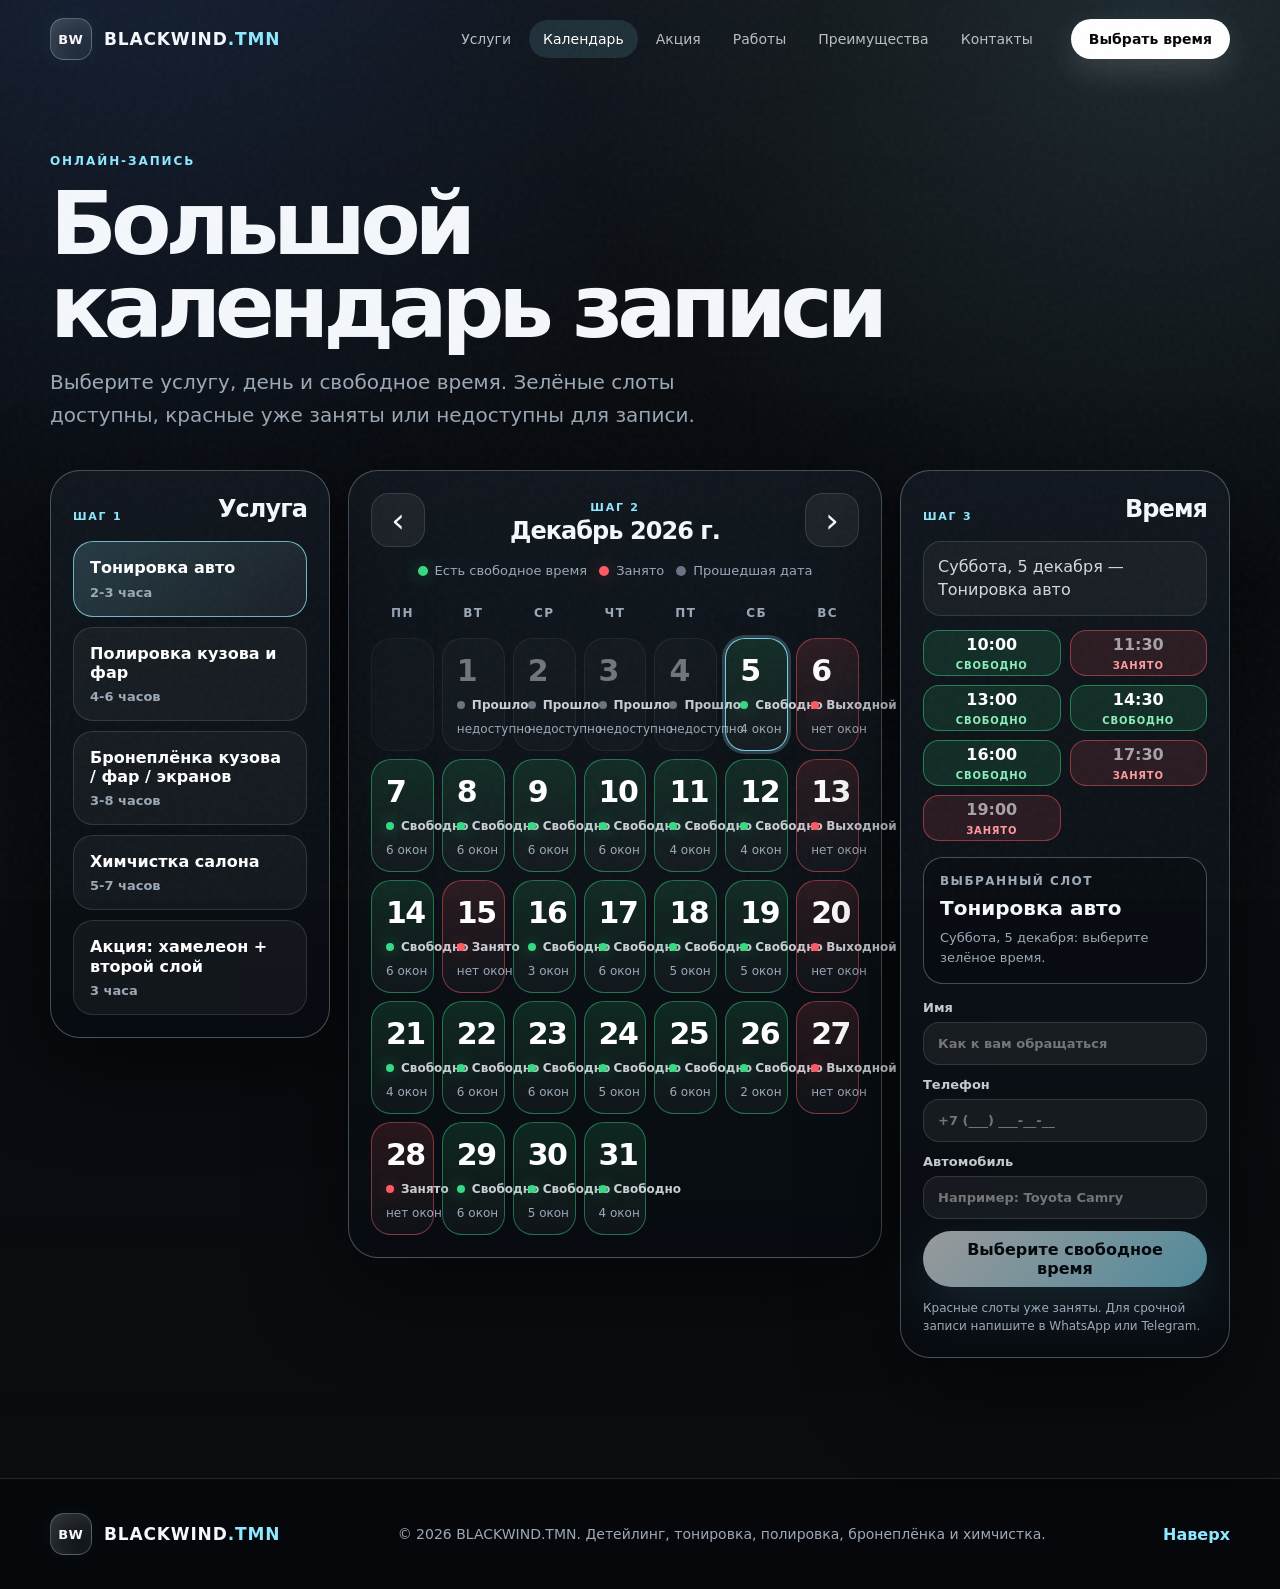
<file: calendar.html>
<!doctype html>
<html lang="ru">
<head>
  <meta charset="utf-8">
  <meta name="viewport" content="width=device-width, initial-scale=1">
  <title>Календарь записи BLACKWIND.TMN — выбор услуги и времени</title>
  <meta name="description" content="Большой календарь записи BLACKWIND.TMN: выберите услугу, дату и свободное время для детейлинга, тонировки, полировки, бронеплёнки или химчистки.">
  <meta name="theme-color" content="#05070a">
  <meta property="og:title" content="Календарь записи BLACKWIND.TMN">
  <meta property="og:description" content="Выберите услугу, дату и свободный слот в большом календаре записи.">
  <meta property="og:type" content="website">
  <meta property="og:image" content="assets/images/og-cover.jpg">
  <link rel="icon" href="assets/images/favicon.svg" type="image/svg+xml">
  <link rel="stylesheet" href="assets/css/style.css">
</head>
<body>
  <div class="noise" aria-hidden="true"></div>
  <div class="cursor-glow" aria-hidden="true"></div>

  <header class="site-header" data-header>
    <a class="logo" href="index.html#top" aria-label="BLACKWIND.TMN — на главный экран">
      <span class="logo-mark">BW</span>
      <span class="logo-text">BLACKWIND<span>.TMN</span></span>
    </a>
    <nav class="nav" aria-label="Главная навигация">
      <a href="index.html#services">Услуги</a>
      <a href="calendar.html" aria-current="page">Календарь</a>
      <a href="index.html#promo">Акция</a>
      <a href="index.html#works">Работы</a>
      <a href="index.html#why">Преимущества</a>
      <a href="index.html#contacts">Контакты</a>
    </nav>
    <a class="header-cta" href="#booking-calendar">Выбрать время</a>
    <button class="menu-button" type="button" aria-label="Открыть меню" aria-expanded="false" data-menu-button>
      <span></span><span></span><span></span>
    </button>
  </header>

  <main id="top">
    <section class="calendar-page section-pad" id="booking-calendar" aria-labelledby="calendar-title" data-calendar>
      <div class="container">
        <div class="calendar-hero reveal">
          <span class="section-label">Онлайн-запись</span>
          <h1 id="calendar-title">Большой календарь записи</h1>
          <p>Выберите услугу, день и свободное время. Зелёные слоты доступны, красные уже заняты или недоступны для записи.</p>
        </div>

        <div class="booking-layout">
          <aside class="service-picker reveal" aria-labelledby="service-picker-title">
            <div class="panel-heading">
              <span>Шаг 1</span>
              <h2 id="service-picker-title">Услуга</h2>
            </div>
            <div class="service-options" aria-label="Выбор услуги">
              <button type="button" class="service-option is-active" data-service="tint" aria-pressed="true">
                <span>Тонировка авто</span>
                <strong>2-3 часа</strong>
              </button>
              <button type="button" class="service-option" data-service="polish" aria-pressed="false">
                <span>Полировка кузова и фар</span>
                <strong>4-6 часов</strong>
              </button>
              <button type="button" class="service-option" data-service="ppf" aria-pressed="false">
                <span>Бронеплёнка кузова / фар / экранов</span>
                <strong>3-8 часов</strong>
              </button>
              <button type="button" class="service-option" data-service="clean" aria-pressed="false">
                <span>Химчистка салона</span>
                <strong>5-7 часов</strong>
              </button>
              <button type="button" class="service-option" data-service="promo" aria-pressed="false">
                <span>Акция: хамелеон + второй слой</span>
                <strong>3 часа</strong>
              </button>
            </div>
          </aside>

          <section class="calendar-shell reveal" style="--delay:.08s" aria-labelledby="month-title">
            <div class="calendar-toolbar">
              <button type="button" class="calendar-nav-button" data-calendar-prev aria-label="Предыдущий месяц">‹</button>
              <div>
                <span>Шаг 2</span>
                <h2 id="month-title" data-calendar-title>Месяц</h2>
              </div>
              <button type="button" class="calendar-nav-button" data-calendar-next aria-label="Следующий месяц">›</button>
            </div>
            <div class="calendar-legend" aria-label="Обозначения календаря">
              <span><i class="legend-dot is-free"></i>Есть свободное время</span>
              <span><i class="legend-dot is-busy"></i>Занято</span>
              <span><i class="legend-dot is-muted"></i>Прошедшая дата</span>
            </div>
            <div class="calendar-weekdays" aria-hidden="true">
              <span>Пн</span><span>Вт</span><span>Ср</span><span>Чт</span><span>Пт</span><span>Сб</span><span>Вс</span>
            </div>
            <div class="calendar-grid" data-calendar-grid></div>
          </section>

          <aside class="slot-panel reveal" style="--delay:.16s" aria-labelledby="slot-panel-title">
            <div class="panel-heading">
              <span>Шаг 3</span>
              <h2 id="slot-panel-title">Время</h2>
            </div>
            <div class="selected-day" data-selected-day>Выберите дату в календаре</div>
            <div class="slot-grid" data-slot-grid></div>
            <div class="booking-summary" data-booking-summary>
              <span>Выбранный слот</span>
              <strong>Пока не выбран</strong>
              <p>После выбора времени оставьте контакты, и администратор подтвердит запись.</p>
            </div>
            <form class="booking-form" data-calendar-form>
              <label>Имя<input type="text" name="name" placeholder="Как к вам обращаться" required></label>
              <label>Телефон<input type="tel" name="phone" placeholder="+7 (___) ___-__-__" required></label>
              <label>Автомобиль<input type="text" name="car" placeholder="Например: Toyota Camry"></label>
              <button class="btn btn-primary" type="submit" data-booking-submit disabled>Выберите свободное время</button>
              <p class="form-note" data-booking-message>Красные слоты уже заняты. Для срочной записи напишите в WhatsApp или Telegram.</p>
            </form>
          </aside>
        </div>
      </div>
    </section>
  </main>

  <footer class="footer">
    <div class="container footer-inner">
      <a class="logo" href="index.html#top"><span class="logo-mark">BW</span><span class="logo-text">BLACKWIND<span>.TMN</span></span></a>
      <p>© <span data-year></span> BLACKWIND.TMN. Детейлинг, тонировка, полировка, бронеплёнка и химчистка.</p>
      <a href="#top" class="to-top">Наверх</a>
    </div>
  </footer>

  <script src="assets/js/main.js" defer></script>
</body>
</html>
</file>
<file: assets/css/style.css>
:root{
  --bg:#05070a;
  --bg-2:#0b0f14;
  --panel:#10161d;
  --panel-2:#151c24;
  --text:#f4f7fb;
  --muted:#9ca9b7;
  --line:rgba(255,255,255,.12);
  --line-strong:rgba(219,246,255,.28);
  --accent:#8fe8ff;
  --accent-2:#4c8dff;
  --silver:#e6edf5;
  --shadow:0 28px 90px rgba(0,0,0,.55);
  --radius:28px;
  --container:1180px;
}
*{box-sizing:border-box}
html{scroll-behavior:smooth;background:var(--bg)}
body{margin:0;font-family:Inter,Manrope,ui-sans-serif,system-ui,-apple-system,BlinkMacSystemFont,"Segoe UI",Arial,sans-serif;color:var(--text);background:radial-gradient(circle at 10% -10%,rgba(67,135,255,.16),transparent 34%),radial-gradient(circle at 90% 0%,rgba(143,232,255,.12),transparent 30%),linear-gradient(180deg,#05070a 0%,#080b10 48%,#05070a 100%);overflow-x:hidden}
body.menu-open{overflow:hidden}
a{color:inherit;text-decoration:none}
img,video{max-width:100%;display:block}
button,input,select,textarea{font:inherit}
.container{width:min(100% - 40px,var(--container));margin-inline:auto}.section-pad{padding:120px 0}.section-dark{background:#05070a}.noise{position:fixed;inset:0;pointer-events:none;z-index:50;opacity:.055;background-image:url("data:image/svg+xml,%3Csvg viewBox='0 0 220 220' xmlns='http://www.w3.org/2000/svg'%3E%3Cfilter id='n'%3E%3CfeTurbulence type='fractalNoise' baseFrequency='.8' numOctaves='3' stitchTiles='stitch'/%3E%3C/filter%3E%3Crect width='100%25' height='100%25' filter='url(%23n)' opacity='.55'/%3E%3C/svg%3E")}.cursor-glow{position:fixed;width:420px;height:420px;border-radius:50%;background:radial-gradient(circle,rgba(143,232,255,.13),transparent 65%);left:var(--x,-220px);top:var(--y,-220px);transform:translate(-50%,-50%);pointer-events:none;z-index:1;filter:blur(8px)}
.site-header{position:fixed;top:0;left:0;right:0;z-index:40;display:flex;align-items:center;gap:24px;padding:18px max(20px,calc((100vw - var(--container))/2));transition:background .25s ease,backdrop-filter .25s ease,border .25s ease}.site-header.is-scrolled{background:rgba(5,7,10,.72);backdrop-filter:blur(18px);border-bottom:1px solid var(--line)}.logo{display:flex;align-items:center;gap:12px;min-width:max-content}.logo-mark{width:42px;height:42px;display:grid;place-items:center;border:1px solid var(--line-strong);border-radius:14px;background:linear-gradient(135deg,rgba(255,255,255,.16),rgba(255,255,255,.02));box-shadow:inset 0 0 18px rgba(143,232,255,.08),0 0 28px rgba(143,232,255,.05);font-weight:850;font-size:13px;letter-spacing:.08em}.logo-text{font-weight:900;letter-spacing:.05em;font-size:17px}.logo-text span{color:var(--accent)}.nav{margin-left:auto;display:flex;align-items:center;gap:4px}.nav a{padding:11px 14px;border-radius:999px;color:rgba(244,247,251,.74);font-size:14px;transition:.25s}.nav a:hover{color:#fff;background:rgba(255,255,255,.08)}.header-cta{padding:12px 18px;border-radius:999px;background:#fff;color:#05070a;font-weight:800;font-size:14px;box-shadow:0 12px 32px rgba(255,255,255,.14)}.menu-button{display:none;margin-left:auto;width:46px;height:46px;border:1px solid var(--line);background:rgba(255,255,255,.06);border-radius:14px;color:#fff;align-items:center;justify-content:center;flex-direction:column;gap:5px}.menu-button span{width:19px;height:2px;background:#fff;border-radius:4px;transition:.25s}
.hero{position:relative;min-height:100svh;display:flex;align-items:center;overflow:hidden}.hero-bg{position:absolute;inset:0;z-index:0}.hero-bg img{width:100%;height:100%;object-fit:cover;object-position:center}.hero-overlay{position:absolute;inset:0;background:linear-gradient(90deg,rgba(5,7,10,.94) 0%,rgba(5,7,10,.72) 36%,rgba(5,7,10,.22) 64%,rgba(5,7,10,.76) 100%),linear-gradient(0deg,rgba(5,7,10,.98) 0%,transparent 34%,rgba(5,7,10,.42) 100%);z-index:1}.hero-hex{position:absolute;inset:-20%;z-index:2;opacity:.18;background-image:linear-gradient(30deg,rgba(143,232,255,.18) 12%,transparent 12.5%,transparent 87%,rgba(143,232,255,.18) 87.5%,rgba(143,232,255,.18)),linear-gradient(150deg,rgba(143,232,255,.18) 12%,transparent 12.5%,transparent 87%,rgba(143,232,255,.18) 87.5%,rgba(143,232,255,.18)),linear-gradient(30deg,rgba(143,232,255,.18) 12%,transparent 12.5%,transparent 87%,rgba(143,232,255,.18) 87.5%,rgba(143,232,255,.18)),linear-gradient(150deg,rgba(143,232,255,.18) 12%,transparent 12.5%,transparent 87%,rgba(143,232,255,.18) 87.5%,rgba(143,232,255,.18));background-size:92px 161px;background-position:0 0,0 0,46px 80px,46px 80px;filter:blur(.2px);animation:drift 28s linear infinite}.hero-inner{position:relative;z-index:3;display:grid;grid-template-columns:minmax(0,1fr) 360px;align-items:end;gap:42px;padding-top:140px;padding-bottom:90px}.eyebrow,.section-label{display:inline-flex;align-items:center;gap:10px;color:var(--accent);text-transform:uppercase;letter-spacing:.16em;font-size:12px;font-weight:800}.eyebrow span{width:36px;height:1px;background:linear-gradient(90deg,var(--accent),transparent);box-shadow:0 0 14px var(--accent)}h1,h2,h3,p{margin:0}.hero h1{max-width:820px;font-size:clamp(45px,7vw,92px);line-height:.93;letter-spacing:-.07em;text-wrap:balance}.hero-subtitle{max-width:690px;margin-top:26px;color:rgba(244,247,251,.82);font-size:clamp(18px,2vw,23px);line-height:1.55}.hero-actions{display:flex;gap:14px;flex-wrap:wrap;margin-top:36px}.btn{position:relative;display:inline-flex;align-items:center;justify-content:center;min-height:56px;padding:0 24px;border-radius:999px;border:1px solid transparent;font-weight:850;overflow:hidden;transition:transform .25s ease,border-color .25s ease,background .25s ease}.btn:hover{transform:translateY(-2px)}.btn-primary{color:#05070a;background:linear-gradient(135deg,#fff,#c9f4ff 48%,#83e5ff);box-shadow:0 18px 54px rgba(143,232,255,.22)}.btn-primary::after{content:"";position:absolute;inset:-80% -40%;background:linear-gradient(90deg,transparent,rgba(255,255,255,.8),transparent);transform:rotate(12deg) translateX(-80%);transition:transform .7s ease}.btn-primary:hover::after{transform:rotate(12deg) translateX(80%)}.btn-ghost{background:rgba(255,255,255,.06);border-color:var(--line);color:#fff;backdrop-filter:blur(14px)}.hero-proof{display:grid;grid-template-columns:repeat(3,minmax(0,1fr));gap:14px;margin-top:48px;max-width:900px}.hero-proof div{padding:18px;border:1px solid var(--line);border-radius:22px;background:rgba(255,255,255,.05);backdrop-filter:blur(16px)}.hero-proof strong{display:block;font-size:15px}.hero-proof span{display:block;color:var(--muted);font-size:13px;line-height:1.45;margin-top:5px}.hero-card{align-self:end;padding:26px;border:1px solid var(--line-strong);border-radius:var(--radius);background:linear-gradient(180deg,rgba(15,22,30,.76),rgba(7,10,14,.62));backdrop-filter:blur(20px);box-shadow:var(--shadow),inset 0 0 80px rgba(143,232,255,.04)}.hero-card-top{display:flex;align-items:center;justify-content:space-between;gap:14px;margin-bottom:20px}.hero-card-top span{font-size:11px;letter-spacing:.14em;text-transform:uppercase;color:var(--muted)}.hero-card-top strong{color:var(--accent);font-size:30px;white-space:nowrap;text-shadow:0 0 24px rgba(143,232,255,.25)}.hero-card h2{font-size:26px;letter-spacing:-.04em}.hero-card p{color:var(--muted);line-height:1.55;margin-top:12px}.mini-link{display:inline-flex;margin-top:18px;color:var(--accent);font-weight:800}.scroll-down{position:absolute;z-index:3;right:32px;bottom:34px;color:rgba(255,255,255,.5);font-size:12px;text-transform:uppercase;letter-spacing:.18em;writing-mode:vertical-rl}.scroll-down::after{content:"";display:block;width:1px;height:54px;background:linear-gradient(var(--accent),transparent);margin:14px auto 0}
.advantages{position:relative;z-index:4;margin-top:-42px;padding-bottom:74px}.advantage-grid{display:grid;grid-template-columns:repeat(5,1fr);gap:12px}.advantage-card{min-height:176px;padding:22px;border:1px solid var(--line);border-radius:24px;background:linear-gradient(180deg,rgba(22,29,38,.92),rgba(11,15,20,.9));box-shadow:0 22px 60px rgba(0,0,0,.28);transition:transform .25s ease,border-color .25s ease}.advantage-card:hover{transform:translateY(-6px);border-color:rgba(143,232,255,.38)}.advantage-card span{color:var(--accent);font-weight:900;font-size:12px}.advantage-card h3{font-size:17px;line-height:1.15;margin-top:18px;letter-spacing:-.03em}.advantage-card p{color:var(--muted);font-size:14px;line-height:1.5;margin-top:10px}
.section-head{max-width:820px;margin-bottom:48px}.section-head h2,.promo-content h2,.before-copy h2,.why-content h2,.lead-copy h2,.contacts-info h2{font-size:clamp(34px,5vw,62px);line-height:1;letter-spacing:-.06em;margin-top:14px;text-wrap:balance}.section-head p,.promo-content .lead,.before-copy p,.why-content p,.lead-copy p{color:var(--muted);font-size:18px;line-height:1.7;margin-top:18px}.services{position:relative}.services::before{content:"";position:absolute;left:0;right:0;top:0;height:1px;background:linear-gradient(90deg,transparent,var(--line-strong),transparent)}.services-grid{display:grid;grid-template-columns:repeat(4,1fr);gap:18px}.service-card{position:relative;min-height:620px;border:1px solid var(--line);border-radius:30px;overflow:hidden;background:var(--panel);box-shadow:0 18px 70px rgba(0,0,0,.35);transition:transform .3s ease,border-color .3s ease}.service-card:hover{transform:translateY(-8px);border-color:rgba(143,232,255,.4)}.service-card>img{width:100%;height:285px;object-fit:cover;filter:saturate(.96) contrast(1.04);transition:transform .7s ease}.service-card:hover>img{transform:scale(1.05)}.service-card::after{content:"";position:absolute;inset:0;background:linear-gradient(180deg,transparent 20%,rgba(5,7,10,.1) 42%,rgba(5,7,10,.78) 100%);pointer-events:none}.service-content{position:relative;z-index:2;padding:22px}.service-icon{width:46px;height:46px;border-radius:16px;border:1px solid var(--line-strong);display:grid;place-items:center;background:rgba(255,255,255,.07);margin-bottom:18px}.service-icon svg{width:25px;height:25px;fill:none;stroke:var(--accent);stroke-width:1.7;stroke-linecap:round;stroke-linejoin:round}.service-card h3{font-size:24px;line-height:1.05;letter-spacing:-.04em}.service-card p{color:var(--muted);line-height:1.6;margin-top:12px}.service-card ul{list-style:none;padding:0;margin:18px 0 0;display:grid;gap:8px}.service-card li{color:rgba(244,247,251,.8);font-size:14px}.service-card li::before{content:"✓";color:var(--accent);font-weight:900;margin-right:8px}.service-card a{display:inline-flex;margin-top:20px;color:var(--accent);font-weight:850}
.promo{position:relative;overflow:hidden}.promo::before{content:"";position:absolute;inset:8% 0 auto 0;height:520px;background:radial-gradient(circle at 62% 50%,rgba(143,232,255,.22),transparent 36%),radial-gradient(circle at 36% 30%,rgba(76,141,255,.18),transparent 30%);filter:blur(20px);pointer-events:none}.promo-shell{position:relative;display:grid;grid-template-columns:.95fr 1.05fr;gap:26px;align-items:center;padding:24px;border:1px solid var(--line-strong);border-radius:38px;background:linear-gradient(135deg,rgba(14,20,27,.84),rgba(5,7,10,.72));box-shadow:var(--shadow),inset 0 0 140px rgba(143,232,255,.05)}.promo-media{position:relative;border-radius:30px;overflow:hidden;min-height:640px;background:#080b10}.promo-media video,.promo-media img{width:100%;height:100%;object-fit:cover;position:absolute;inset:0}.promo-media::after{content:"";position:absolute;inset:0;background:linear-gradient(0deg,rgba(5,7,10,.45),transparent 58%)}.promo-badge{position:absolute;left:20px;top:20px;padding:12px 16px;border-radius:999px;background:#fff;color:#05070a;font-weight:900;box-shadow:0 16px 40px rgba(255,255,255,.18);z-index:2}.promo-content{padding:36px}.promo-points{display:grid;grid-template-columns:repeat(2,1fr);gap:12px;margin-top:26px}.promo-points span{padding:16px;border:1px solid var(--line);border-radius:18px;background:rgba(255,255,255,.05);color:rgba(244,247,251,.86)}.promo-points span::before{content:"✓";color:var(--accent);font-weight:900;margin-right:8px}.layers{margin-top:28px;padding:20px;border:1px solid var(--line);border-radius:22px;background:rgba(0,0,0,.22)}.layers strong{display:block;margin-bottom:14px}.layers div{display:flex;flex-wrap:wrap;gap:10px}.layers span{display:grid;place-items:center;width:72px;height:44px;border-radius:14px;background:linear-gradient(180deg,rgba(255,255,255,.1),rgba(255,255,255,.03));border:1px solid var(--line-strong);font-weight:900;color:#fff}.price-row{display:flex;align-items:center;justify-content:space-between;gap:20px;margin-top:34px;padding-top:28px;border-top:1px solid var(--line)}.price-row small{display:block;color:var(--muted);margin-bottom:7px}.price-row strong{display:block;font-size:clamp(42px,6vw,72px);line-height:.9;letter-spacing:-.07em;color:#fff;text-shadow:0 0 34px rgba(143,232,255,.18)}
.works{background:linear-gradient(180deg,rgba(255,255,255,.02),transparent)}.gallery-grid{display:grid;grid-template-columns:repeat(4,1fr);grid-auto-rows:260px;gap:16px}.gallery-item{position:relative;display:block;border:1px solid var(--line);border-radius:28px;overflow:hidden;background:#0d1218;padding:0;color:#fff;text-align:left;cursor:pointer;box-shadow:0 18px 50px rgba(0,0,0,.25)}.gallery-item.big{grid-column:span 2;grid-row:span 2}.gallery-item.tall{grid-row:span 2}.gallery-item img{width:100%;height:100%;object-fit:cover;transition:transform .7s ease,filter .7s ease}.gallery-item:hover img{transform:scale(1.06);filter:saturate(1.12) contrast(1.08)}.gallery-item::after{content:"";position:absolute;inset:0;background:linear-gradient(180deg,transparent 38%,rgba(5,7,10,.84) 100%);z-index:1}.gallery-item span{position:absolute;left:18px;right:18px;bottom:18px;z-index:2;font-size:19px;font-weight:900;letter-spacing:-.03em}.gallery-item em{position:absolute;left:18px;right:18px;bottom:55px;z-index:2;color:rgba(244,247,251,.74);font-style:normal;font-size:14px;line-height:1.45;opacity:0;transform:translateY(10px);transition:.25s}.gallery-item.case-card:hover em{opacity:1;transform:none}.gallery-item.case-card{border-color:rgba(143,232,255,.38)}
.before-after{position:relative}.before-after-grid{display:grid;grid-template-columns:.8fr 1.2fr;gap:44px;align-items:center}.check-list{list-style:none;padding:0;margin:26px 0 0;display:grid;gap:12px}.check-list li{color:rgba(244,247,251,.86);padding-left:30px;position:relative}.check-list li::before{content:"";position:absolute;left:0;top:2px;width:18px;height:18px;border-radius:50%;background:linear-gradient(135deg,#fff,var(--accent));box-shadow:0 0 22px rgba(143,232,255,.24)}.compare{position:relative;min-height:560px;border:1px solid var(--line-strong);border-radius:34px;overflow:hidden;background:#0d1218;box-shadow:var(--shadow)}.compare img{position:absolute;inset:0;width:100%;height:100%;object-fit:cover}.compare-before{position:absolute;inset:0;width:var(--pos);overflow:hidden;filter:grayscale(.45) brightness(.7) contrast(.92)}.compare input{position:absolute;inset:0;width:100%;height:100%;opacity:0;cursor:ew-resize;z-index:5}.compare-handle{position:absolute;top:0;bottom:0;left:var(--pos);width:2px;background:#fff;box-shadow:0 0 24px rgba(143,232,255,.7);z-index:4}.compare-handle::before{content:"";position:absolute;top:50%;left:50%;width:54px;height:54px;border-radius:50%;transform:translate(-50%,-50%);background:rgba(5,7,10,.75);border:1px solid rgba(255,255,255,.5);backdrop-filter:blur(12px)}.compare-handle::after{content:"↔";position:absolute;top:50%;left:50%;transform:translate(-50%,-50%);font-weight:900;color:#fff;z-index:2}.compare-label{position:absolute;z-index:3;top:20px;padding:10px 14px;border-radius:999px;background:rgba(5,7,10,.64);border:1px solid var(--line);backdrop-filter:blur(12px);font-weight:850}.compare-label.before{left:20px}.compare-label.after{right:20px}
.why{background:radial-gradient(circle at 0 50%,rgba(143,232,255,.08),transparent 28%)}.why-grid{display:grid;grid-template-columns:1fr 1fr;gap:56px;align-items:center}.why-media{position:relative}.why-media img{height:680px;width:100%;object-fit:cover;border-radius:36px;border:1px solid var(--line);box-shadow:var(--shadow)}.floating-card{position:absolute;right:24px;bottom:24px;width:min(360px,calc(100% - 48px));padding:22px;border-radius:24px;background:rgba(5,7,10,.72);border:1px solid var(--line-strong);backdrop-filter:blur(18px)}.floating-card strong{display:block;font-size:24px;letter-spacing:.04em}.floating-card span{display:block;color:var(--muted);margin-top:6px}.why-list{display:grid;gap:14px;margin:30px 0}.why-list div{padding:20px;border:1px solid var(--line);border-radius:22px;background:rgba(255,255,255,.04)}.why-list b{display:block;font-size:18px}.why-list span{display:block;color:var(--muted);line-height:1.55;margin-top:7px}
.lead-section{position:relative;background:linear-gradient(180deg,transparent,rgba(255,255,255,.03))}.lead-grid{display:grid;grid-template-columns:.8fr 1.2fr;gap:34px;align-items:start}.quick-actions{display:flex;flex-wrap:wrap;gap:12px;margin-top:30px}.quick-actions a{padding:13px 16px;border-radius:999px;border:1px solid var(--line);background:rgba(255,255,255,.05);color:#fff;font-weight:800}.lead-form{display:grid;grid-template-columns:repeat(2,1fr);gap:16px;padding:26px;border:1px solid var(--line-strong);border-radius:34px;background:linear-gradient(180deg,rgba(18,24,32,.82),rgba(9,12,17,.86));box-shadow:var(--shadow)}.lead-form label{display:grid;gap:8px;color:rgba(244,247,251,.8);font-size:14px;font-weight:700}.lead-form .full{grid-column:1/-1}.lead-form input,.lead-form select,.lead-form textarea{width:100%;border:1px solid var(--line);border-radius:18px;background:rgba(255,255,255,.055);color:#fff;outline:none;padding:15px 16px;transition:.2s}.lead-form textarea{resize:vertical}.lead-form input:focus,.lead-form select:focus,.lead-form textarea:focus{border-color:rgba(143,232,255,.6);box-shadow:0 0 0 4px rgba(143,232,255,.08)}.lead-form select{appearance:none;background-image:linear-gradient(45deg,transparent 50%,var(--accent) 50%),linear-gradient(135deg,var(--accent) 50%,transparent 50%);background-position:calc(100% - 20px) 21px,calc(100% - 14px) 21px;background-size:6px 6px;background-repeat:no-repeat}.lead-form option{background:#10161d;color:#fff}.lead-form button{grid-column:1/-1;border:0;cursor:pointer}.form-note{grid-column:1/-1;color:var(--muted);font-size:12px;line-height:1.5}
.contacts-grid{display:grid;grid-template-columns:.95fr 1.05fr;gap:26px}.contact-cards{display:grid;grid-template-columns:repeat(2,1fr);gap:14px;margin-top:28px}.contact-cards div{padding:20px;border:1px solid var(--line);border-radius:22px;background:rgba(255,255,255,.04)}.contact-cards span{display:block;color:var(--muted);font-size:13px;margin-bottom:8px}.contact-cards b{line-height:1.35}.map-card{position:relative;min-height:440px;border:1px solid var(--line-strong);border-radius:34px;overflow:hidden;background:#0c1117;display:grid;place-items:center;padding:34px;text-align:center;box-shadow:var(--shadow)}.map-grid{position:absolute;inset:0;background-image:linear-gradient(rgba(143,232,255,.09) 1px,transparent 1px),linear-gradient(90deg,rgba(143,232,255,.09) 1px,transparent 1px);background-size:42px 42px;mask-image:radial-gradient(circle at 50% 50%,#000,transparent 72%)}.map-card::after{content:"";position:absolute;width:180px;height:180px;border-radius:50%;background:radial-gradient(circle,#fff 0 3%,rgba(143,232,255,.22) 4% 24%,transparent 25%);box-shadow:0 0 80px rgba(143,232,255,.16)}.map-card>div:not(.map-grid){position:relative;z-index:2;max-width:390px}.map-card strong{font-size:44px;letter-spacing:-.06em}.map-card p{color:var(--muted);line-height:1.65;margin-top:12px}.footer{padding:34px 0;border-top:1px solid var(--line);background:#05070a}.footer-inner{display:flex;align-items:center;gap:22px;justify-content:space-between}.footer p{color:var(--muted);font-size:14px}.to-top{color:var(--accent);font-weight:800}.lightbox{position:fixed;inset:0;z-index:60;display:grid;place-items:center;background:rgba(0,0,0,.86);padding:24px;opacity:0;visibility:hidden;transition:.25s}.lightbox.is-open{opacity:1;visibility:visible}.lightbox img{max-width:min(96vw,1100px);max-height:88svh;border-radius:24px;box-shadow:0 30px 100px rgba(0,0,0,.7);border:1px solid var(--line)}.lightbox-close{position:absolute;right:24px;top:20px;width:52px;height:52px;border-radius:50%;border:1px solid var(--line);background:rgba(255,255,255,.08);color:#fff;font-size:32px;cursor:pointer}.reveal{opacity:0;transform:translateY(26px);transition:opacity .72s ease,transform .72s ease;transition-delay:var(--delay,0s)}.reveal.is-visible{opacity:1;transform:none}@keyframes drift{to{transform:translate3d(92px,0,0)}}
@media (max-width:1100px){.hero-inner{grid-template-columns:1fr}.hero-card{max-width:560px}.advantage-grid,.services-grid{grid-template-columns:repeat(2,1fr)}.gallery-grid{grid-template-columns:repeat(3,1fr)}.promo-shell,.why-grid,.lead-grid,.contacts-grid,.before-after-grid{grid-template-columns:1fr}.promo-media{min-height:540px}.why-media img{height:560px}.contact-cards{grid-template-columns:repeat(2,1fr)}}
@media (max-width:840px){.site-header{padding:14px 20px}.nav{position:fixed;left:20px;right:20px;top:76px;display:grid;gap:4px;padding:14px;border:1px solid var(--line);border-radius:24px;background:rgba(5,7,10,.94);backdrop-filter:blur(18px);opacity:0;visibility:hidden;transform:translateY(-8px);transition:.25s}.nav.is-open{opacity:1;visibility:visible;transform:none}.nav a{padding:14px}.header-cta{display:none}.menu-button{display:flex}.menu-open .menu-button span:nth-child(1){transform:translateY(7px) rotate(45deg)}.menu-open .menu-button span:nth-child(2){opacity:0}.menu-open .menu-button span:nth-child(3){transform:translateY(-7px) rotate(-45deg)}.hero{min-height:auto}.hero-inner{padding-top:130px;padding-bottom:80px}.hero h1{font-size:clamp(40px,13vw,72px)}.hero-proof{grid-template-columns:1fr}.advantage-grid{grid-template-columns:1fr}.section-pad{padding:88px 0}.services-grid{grid-template-columns:1fr}.service-card{min-height:auto}.service-card>img{height:330px}.promo-shell{padding:14px;border-radius:28px}.promo-content{padding:22px 8px 12px}.promo-points{grid-template-columns:1fr}.price-row{align-items:flex-start;flex-direction:column}.gallery-grid{grid-template-columns:1fr;grid-auto-rows:340px}.gallery-item.big,.gallery-item.tall{grid-column:auto;grid-row:auto}.compare{min-height:430px}.contact-cards,.lead-form{grid-template-columns:1fr}.footer-inner{flex-direction:column;text-align:center}.cursor-glow{display:none}}
@media (max-width:520px){.container{width:min(100% - 28px,var(--container))}.logo-text{font-size:14px}.logo-mark{width:38px;height:38px}.hero-bg img{object-position:58% center}.hero-overlay{background:linear-gradient(90deg,rgba(5,7,10,.94),rgba(5,7,10,.68)),linear-gradient(0deg,rgba(5,7,10,.96),transparent 42%)}.hero-actions .btn{width:100%}.hero-card{padding:20px}.scroll-down{display:none}.section-head h2,.promo-content h2,.before-copy h2,.why-content h2,.lead-copy h2,.contacts-info h2{font-size:38px}.service-card>img{height:280px}.promo-media{min-height:460px}.why-media img{height:430px}.contact-cards b{font-size:15px}.map-card strong{font-size:36px}}
@media (prefers-reduced-motion:reduce){html{scroll-behavior:auto}*,*::before,*::after{animation:none!important;transition:none!important}.reveal{opacity:1;transform:none}}
.compare{width:min(100%,540px);aspect-ratio:3/4;min-height:0;justify-self:end;border-radius:28px}.compare img{display:block;user-select:none;pointer-events:none}.compare-before{width:100%;clip-path:inset(0 calc(100% - var(--pos)) 0 0);will-change:clip-path}.compare-handle{transform:translateX(-1px)}@media (max-width:1100px){.compare{justify-self:center}}
.nav a[aria-current="page"]{color:#fff;background:rgba(143,232,255,.12)}
.calendar-page{position:relative;padding-top:150px;background:linear-gradient(180deg,rgba(255,255,255,.03),transparent 42%,rgba(255,255,255,.02))}
.calendar-hero{max-width:860px;margin-bottom:38px}
.calendar-hero h1{font-size:clamp(48px,7vw,88px);line-height:.94;letter-spacing:-.07em;margin-top:14px;text-wrap:balance}
.calendar-hero p{max-width:720px;color:var(--muted);font-size:20px;line-height:1.65;margin-top:18px}
.booking-layout{display:grid;grid-template-columns:280px minmax(0,1fr) 330px;gap:18px;align-items:start}
.service-picker,.calendar-shell,.slot-panel{border:1px solid var(--line-strong);border-radius:30px;background:linear-gradient(180deg,rgba(18,24,32,.88),rgba(8,12,17,.92));box-shadow:var(--shadow)}
.service-picker,.slot-panel{position:sticky;top:92px;padding:22px}
.calendar-shell{padding:22px}
.panel-heading{display:flex;align-items:end;justify-content:space-between;gap:14px;margin-bottom:18px}
.panel-heading span,.calendar-toolbar span{color:var(--accent);font-size:11px;font-weight:900;letter-spacing:.16em;text-transform:uppercase}
.panel-heading h2,.calendar-toolbar h2{font-size:24px;line-height:1.08;letter-spacing:-.04em;margin:4px 0 0}
.service-options{display:grid;gap:10px}
.service-option{width:100%;display:grid;gap:7px;text-align:left;padding:16px;border:1px solid var(--line);border-radius:20px;background:rgba(255,255,255,.045);color:#fff;cursor:pointer;transition:transform .2s ease,border-color .2s ease,background .2s ease}
.service-option:hover{transform:translateY(-2px);border-color:rgba(143,232,255,.35)}
.service-option.is-active{border-color:rgba(143,232,255,.72);background:linear-gradient(135deg,rgba(143,232,255,.18),rgba(255,255,255,.055))}
.service-option span{font-weight:850;line-height:1.2}
.service-option strong{color:var(--muted);font-size:13px}
.calendar-toolbar{display:grid;grid-template-columns:54px 1fr 54px;align-items:center;gap:14px;margin-bottom:16px;text-align:center}
.calendar-nav-button{width:54px;height:54px;border:1px solid var(--line);border-radius:18px;background:rgba(255,255,255,.06);color:#fff;font-size:34px;line-height:1;cursor:pointer;transition:transform .2s ease,border-color .2s ease,background .2s ease}
.calendar-nav-button:hover{transform:translateY(-2px);border-color:rgba(143,232,255,.45);background:rgba(143,232,255,.11)}
.calendar-legend{display:flex;flex-wrap:wrap;justify-content:center;gap:12px;margin-bottom:18px;color:var(--muted);font-size:13px}
.calendar-legend span{display:inline-flex;align-items:center;gap:7px}
.legend-dot{width:10px;height:10px;border-radius:50%;display:inline-block}
.legend-dot.is-free{background:#38d983;box-shadow:0 0 18px rgba(56,217,131,.45)}
.legend-dot.is-busy{background:#ff5b64;box-shadow:0 0 18px rgba(255,91,100,.35)}
.legend-dot.is-muted{background:#687482}
.calendar-weekdays,.calendar-grid{display:grid;grid-template-columns:repeat(7,minmax(0,1fr));gap:8px}
.calendar-weekdays{margin-bottom:8px}
.calendar-weekdays span{height:34px;display:grid;place-items:center;color:var(--muted);font-size:12px;font-weight:900;letter-spacing:.12em;text-transform:uppercase}
.calendar-day,.calendar-empty{min-height:112px;border-radius:20px}
.calendar-empty{border:1px solid rgba(255,255,255,.045);background:rgba(255,255,255,.018)}
.calendar-day{position:relative;display:grid;align-content:space-between;gap:10px;padding:14px;border:1px solid var(--line);background:rgba(255,255,255,.045);color:#fff;text-align:left;cursor:pointer;transition:transform .2s ease,border-color .2s ease,background .2s ease,box-shadow .2s ease}
.calendar-day:hover{transform:translateY(-2px)}
.calendar-day.is-available{border-color:rgba(56,217,131,.45);background:linear-gradient(180deg,rgba(56,217,131,.13),rgba(255,255,255,.035))}
.calendar-day.is-busy{border-color:rgba(255,91,100,.46);background:linear-gradient(180deg,rgba(255,91,100,.13),rgba(255,255,255,.028))}
.calendar-day.is-muted{color:rgba(244,247,251,.42);cursor:not-allowed;background:rgba(255,255,255,.025);border-color:rgba(255,255,255,.06)}
.calendar-day.is-selected{box-shadow:0 0 0 3px rgba(143,232,255,.22),0 18px 48px rgba(0,0,0,.24);border-color:rgba(143,232,255,.86)}
.calendar-day .day-number{font-size:30px;font-weight:900;letter-spacing:-.05em}
.calendar-day .day-status{display:flex;align-items:center;gap:7px;color:rgba(244,247,251,.82);font-size:12px;font-weight:850}
.calendar-day .day-status::before{content:"";width:8px;height:8px;border-radius:50%;background:#687482;flex:0 0 auto}
.calendar-day.is-available .day-status::before{background:#38d983;box-shadow:0 0 16px rgba(56,217,131,.5)}
.calendar-day.is-busy .day-status::before{background:#ff5b64;box-shadow:0 0 16px rgba(255,91,100,.4)}
.calendar-day .day-count{color:var(--muted);font-size:12px}
.selected-day{padding:14px;border:1px solid var(--line);border-radius:18px;background:rgba(255,255,255,.045);color:rgba(244,247,251,.86);line-height:1.4;margin-bottom:14px}
.slot-grid{display:grid;grid-template-columns:repeat(2,minmax(0,1fr));gap:9px;margin-bottom:16px}
.time-slot{min-height:46px;display:grid;place-items:center;gap:1px;border:1px solid var(--line);border-radius:16px;background:rgba(255,255,255,.055);color:#fff;font-weight:900;cursor:pointer;transition:transform .2s ease,border-color .2s ease,background .2s ease}
.time-slot small{color:var(--muted);font-size:10px;font-weight:900;letter-spacing:.08em;text-transform:uppercase}
.time-slot.is-free small{color:#8af0b9}
.time-slot.is-busy small{color:#ff9aa0}
.time-slot.is-free{border-color:rgba(56,217,131,.48);background:rgba(56,217,131,.13)}
.time-slot.is-busy{border-color:rgba(255,91,100,.48);background:rgba(255,91,100,.12);color:rgba(244,247,251,.62);cursor:not-allowed}
.time-slot.is-selected{border-color:rgba(143,232,255,.88);background:linear-gradient(135deg,rgba(143,232,255,.22),rgba(56,217,131,.16));box-shadow:0 0 0 3px rgba(143,232,255,.15)}
.time-slot:not(:disabled):hover{transform:translateY(-2px)}
.booking-summary{padding:16px;border:1px solid var(--line-strong);border-radius:20px;background:rgba(0,0,0,.22);margin-bottom:16px}
.booking-summary span{display:block;color:var(--muted);font-size:12px;font-weight:900;letter-spacing:.12em;text-transform:uppercase;margin-bottom:8px}
.booking-summary strong{display:block;font-size:20px;line-height:1.2}
.booking-summary p{color:var(--muted);font-size:13px;line-height:1.5;margin-top:8px}
.booking-form{display:grid;gap:12px}
.booking-form label{display:grid;gap:7px;color:rgba(244,247,251,.8);font-size:13px;font-weight:800}
.booking-form input{width:100%;border:1px solid var(--line);border-radius:16px;background:rgba(255,255,255,.055);color:#fff;outline:none;padding:13px 14px;transition:.2s}
.booking-form input:focus{border-color:rgba(143,232,255,.6);box-shadow:0 0 0 4px rgba(143,232,255,.08)}
.booking-form button{border:0;cursor:pointer}
.booking-form button:disabled{opacity:.58;cursor:not-allowed;transform:none}
@media (max-width:1220px){.booking-layout{grid-template-columns:320px 1fr}.calendar-shell{grid-column:1/-1;grid-row:1}.service-picker,.slot-panel{position:static}.calendar-day,.calendar-empty{min-height:104px}}
@media (max-width:840px){.calendar-page{padding-top:122px}.calendar-hero h1{font-size:44px}.calendar-hero p{font-size:17px}.booking-layout{grid-template-columns:1fr}.calendar-shell{grid-column:auto;grid-row:auto;padding:14px;border-radius:24px}.calendar-toolbar{grid-template-columns:48px 1fr 48px}.calendar-nav-button{width:48px;height:48px;border-radius:16px}.calendar-weekdays,.calendar-grid{gap:6px}.calendar-day,.calendar-empty{min-height:86px;border-radius:16px}.calendar-day{padding:10px}.calendar-day .day-number{font-size:24px}.calendar-day .day-status{font-size:11px}.calendar-day .day-count{display:none}.slot-grid{grid-template-columns:repeat(3,minmax(0,1fr))}}
@media (max-width:520px){.calendar-weekdays,.calendar-grid{gap:4px}.calendar-weekdays span{font-size:10px}.calendar-day,.calendar-empty{min-height:72px;border-radius:14px}.calendar-day{padding:8px}.calendar-day .day-number{font-size:20px}.calendar-day .day-status span{display:none}.slot-grid{grid-template-columns:repeat(2,minmax(0,1fr))}.service-picker,.slot-panel{padding:18px;border-radius:24px}}
</file>
